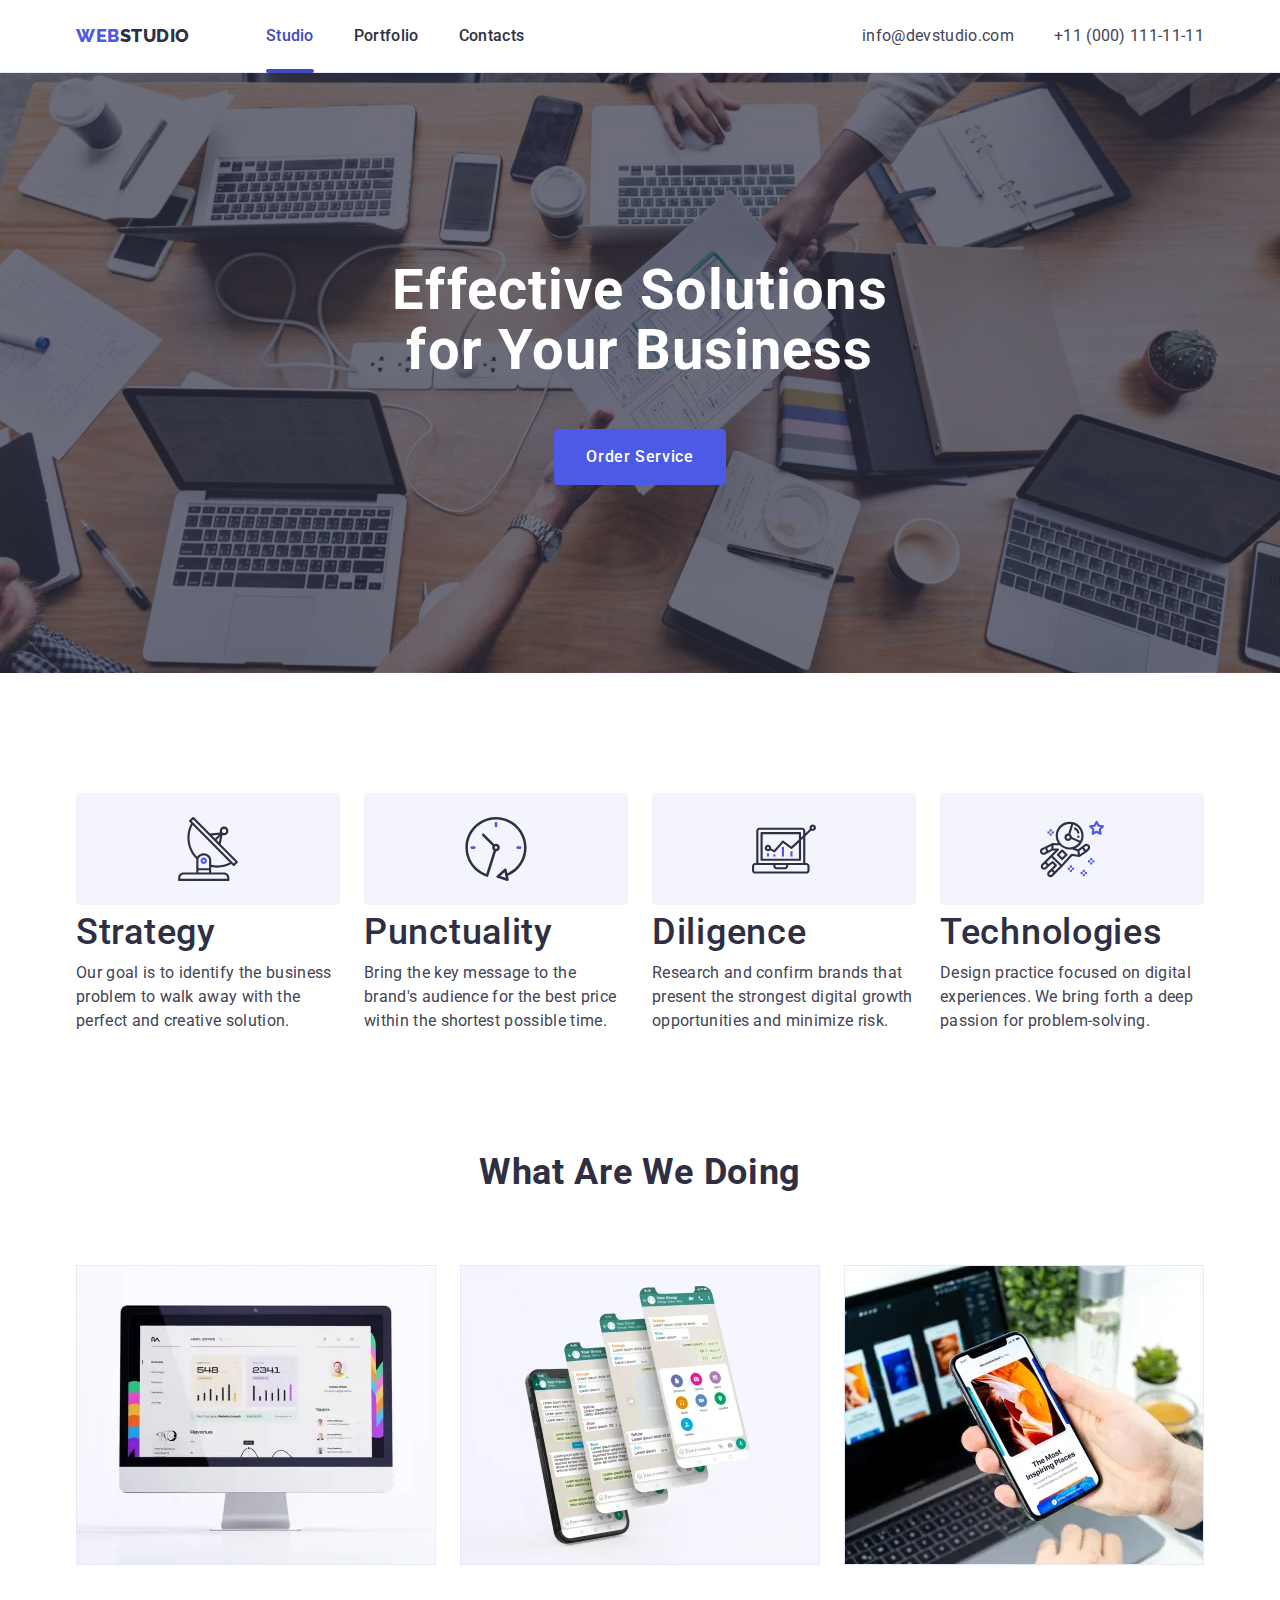
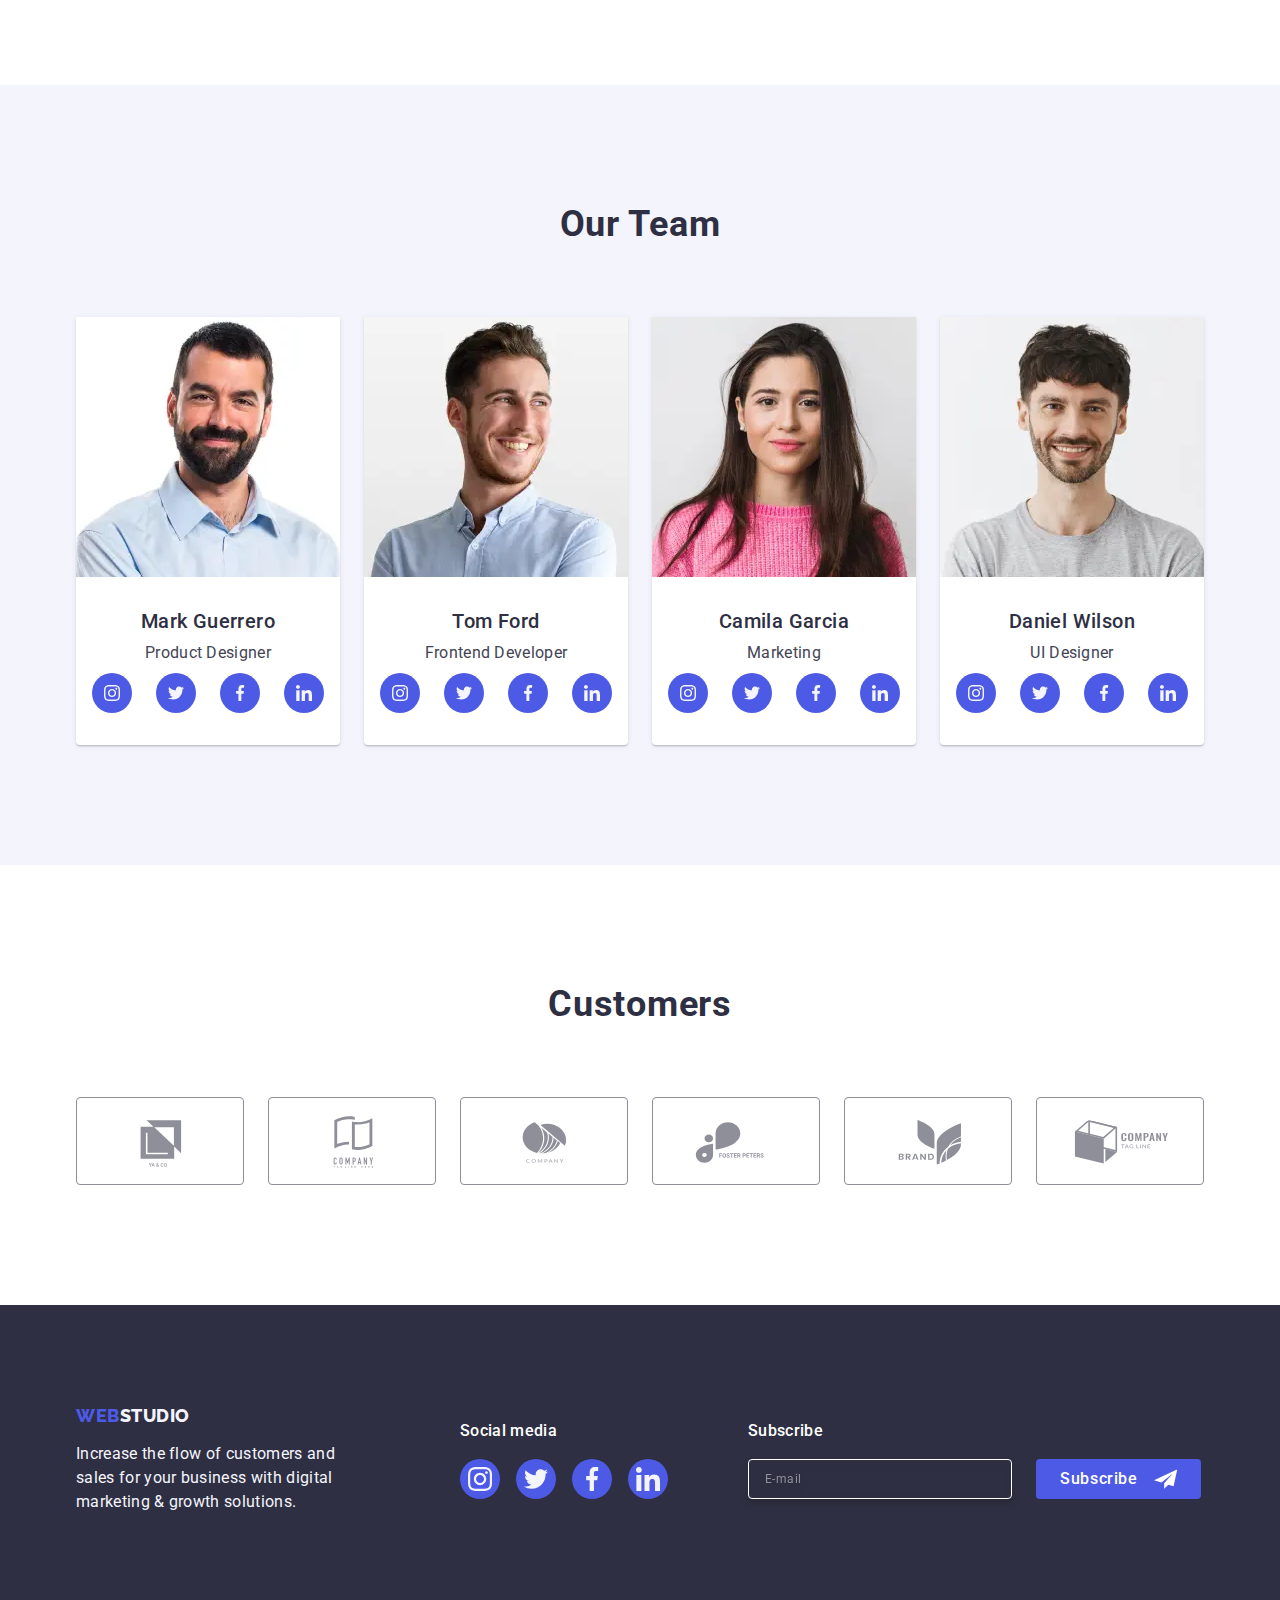
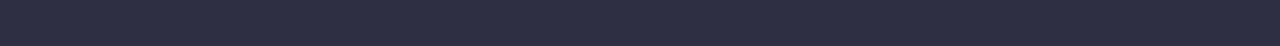
<file: index.html>
<!DOCTYPE html>
<html lang="en">
  <head>
    <meta charset="UTF-8" />
    <meta http-equiv="X-UA-Compatible" content="IE=edge" />
    <meta name="viewport" content="width=device-width, initial-scale=1.0" />
    <title>WebStudio</title>
    <link
      href="https://fonts.googleapis.com/css2?family=Roboto:wght@400;500;700;900&display=swap"
      rel="stylesheet"
    />
    <link rel="preconnect" href="https://fonts.googleapis.com" />
    <link rel="preconnect" href="https://fonts.gstatic.com" crossorigin />
    <link
      href="https://fonts.googleapis.com/css2?family=Raleway:wght@800&family=Roboto:wght@400;500;700;900&display=swap"
      rel="stylesheet"
    />
    <link
      rel="stylesheet"
      href="https://cdnjs.cloudflare.com/ajax/libs/modern-normalize/1.0.0/modern-normalize.min.css"
    />
    <link href="./css/styles.css" rel="stylesheet" />
  </head>
  <body>
    <!--Header-->
    <header class="page-header">
      <div class="container main-menu">
        <nav class="nav-menu">
          <a href="./index.html" class="logo link"
            >Web<span class="logo-color">Studio</span></a
          >
          <ul class="list site-nav">
            <li class="item">
              <a href="./index.html" class="link current-page">Studio</a>
            </li>
            <li class="item">
              <a href="./portfolio.html" class="link">Portfolio</a>
            </li>
            <li class="item">
              <a href="" class="link">Contacts</a>
            </li>
          </ul>
        </nav>

        <button
          type="button"
          class="mobile-menu-btn menu-toggle js-open-menu"
          aria-expanded="false"
          aria-controls="mobile-menu"
        >
          <svg class="mobile-menu-icon" width="32" height="22">
            <use href="./images/icons.svg#icon-menu-hamburger"></use>
          </svg>
        </button>

        <address class="address">
          <ul class="list address-nav">
            <li class="item">
              <a href="mailto:info@devstudio.com" class="address-link"
                >info@devstudio.com</a
              >
            </li>
            <li class="item">
              <a href="tel:+110001111111" class="address-link"
                >+11 (000) 111-11-11</a
              >
            </li>
          </ul>
        </address>
      </div>
    </header>
    <!--Main-->
    <main>
      <!--Hero-->
      <section class="section hero-section">
        <div class="container">
          <h1 class="hero-title">Effective Solutions for Your Business</h1>
          <button data-modal-open class="button" type="button">
            Order Service
          </button>
        </div>
      </section>
      <!--Advantages-->
      <section class="section advantages-section">
        <div class="container">
          <h2 class="visually-hidden">advantages</h2>

          <ul class="list advantages-list">
            <li class="item">
              <div class="advantages-icon-bg">
                <svg class="advantages-icon" width="64" height="64">
                  <use href="./images/icons.svg#icon-antenna"></use>
                </svg>
              </div>
              <h3 class="advantages-title">Strategy</h3>
              <p class="advantages-text">
                Our goal is to identify the business problem to walk away with
                the perfect and creative solution.
              </p>
            </li>
            <li class="item">
              <div class="advantages-icon-bg">
                <svg class="advantages-icon" width="64" height="64">
                  <use href="./images/icons.svg#icon-clock"></use>
                </svg>
              </div>
              <h3 class="advantages-title">Punctuality</h3>
              <p class="advantages-text">
                Bring the key message to the brand's audience for the best price
                within the shortest possible time.
              </p>
            </li>
            <li class="item">
              <div class="advantages-icon-bg">
                <svg class="advantages-icon" width="64" height="64">
                  <use href="./images/icons.svg#icon-diagram"></use>
                </svg>
              </div>
              <h3 class="advantages-title">Diligence</h3>
              <p class="advantages-text">
                Research and confirm brands that present the strongest digital
                growth opportunities and minimize risk.
              </p>
            </li>
            <li class="item">
              <div class="advantages-icon-bg">
                <svg class="advantages-icon" width="64" height="64">
                  <use href="./images/icons.svg#icon-astronaut"></use>
                </svg>
              </div>
              <h3 class="advantages-title">Technologies</h3>
              <p class="advantages-text">
                Design practice focused on digital experiences. We bring forth a
                deep passion for problem-solving.
              </p>
            </li>
          </ul>
        </div>
      </section>
      <!--Portfolio-->
      <section class="section examples-section">
        <div class="container">
          <h2 class="portfolio-title">What are we doing</h2>
          <ul class="list examples">
            <li class="item">
              <picture>
                <source
                  srcset="./images/examples/examp1-@1x.webp 1x, 
                          ./images/examples/examp1-@2x .webp 2x
                          "
                  media="(min-width: 1158px)"
                />
                <img
                  src="./images/examples/examp1.jpg"
                  alt="examples-of-works-on-a-computer-monitor"
                  width="360"
                />
              </picture>
            </li>
            <li class="item">
              <picture>
                <source
                  srcset="
                    ./images/examples/examp2-@1x.webp 1x,
                    ./images/examples/examp2-@2x.webp 2x
                  "
                  media="(min-width: 1158px)"
                />
                <img
                  src="./images/examples/examp2.jpg"
                  alt="examples-of-works-on-a-computer-monitor"
                  width="360"
                />
              </picture>
            </li>
            <li class="item">
              <picture>
                <source
                  srcset="
                    ./images/examples/examp3-@1x.webp 1x,
                    ./images/examples/examp3-@2x.webp 2x
                  "
                  media="(min-width: 1158px)"
                />
                <img
                  src="./images/examples/examp3.jpg"
                  alt="examples-of-works-on-a-computer-monitor"
                  width="360"
                />
              </picture>
            </li>
          </ul>
        </div>
      </section>
      <!--Our Team-->
      <section class="section team">
        <div class="container">
          <h2 class="team-title">Our Team</h2>
          <ul class="list teamlist">
            <li class="team-card">
              <picture>
                <source
                  srcset="
                    ./images/teamcards/teamcard1@1x.webp 1x,
                    ./images/teamcards/teamcard1@2x.webp 2x
                  "
                  media="(min-width: 320px)"
                />
                <img
                  src="./images/teamcards/team-card1.jpg"
                  alt="examples-of-works-on-a-computer-monitor"
                  width="360"
                />
              </picture>
              <div class="team-card-text">
                <h3 class="team-card-title">Mark Guerrero</h3>
                <p class="team-function">Product Designer</p>
                <ul class="socialmedia-list">
                  <li class="item">
                    <a href="" class="socialmedia-link" aria-label="Instagram">
                      <svg class="socialmedia-icon" width="16" height="16">
                        <use href="./images/icons.svg#icon-instagram"></use>
                      </svg>
                    </a>
                  </li>
                  <li class="item">
                    <a href="" class="socialmedia-link" aria-label="Twitter">
                      <svg class="socialmedia-icon" width="16" height="16">
                        <use href="./images/icons.svg#icon-twitter"></use>
                      </svg>
                    </a>
                  </li>
                  <li class="item">
                    <a href="" class="socialmedia-link" aria-label="Facebook">
                      <svg class="socialmedia-icon" width="16" height="16">
                        <use href="./images/icons.svg#icon-facebook"></use>
                      </svg>
                    </a>
                  </li>
                  <li class="item">
                    <a href="" class="socialmedia-link" aria-label="Linkedin">
                      <svg class="socialmedia-icon" width="16" height="16">
                        <use href="./images/icons.svg#icon-linkedin"></use>
                      </svg>
                    </a>
                  </li>
                </ul>
              </div>
            </li>
            <li class="team-card">
              <picture>
                <source
                  srcset="
                    ./images/teamcards/teamcard2@1x.webp 1x,
                    ./images/teamcards/teamcard2@2x.webp 2x
                  "
                  media="(min-width: 320px)"
                />
                <img
                  src="./images/teamcards/team-card2.jpg"
                  alt="examples-of-works-on-a-computer-monitor"
                  width="360"
                />
              </picture>
              <div class="team-card-text">
                <h3 class="team-card-title">Tom Ford</h3>
                <p class="team-function">Frontend Developer</p>
                <ul class="socialmedia-list">
                  <li class="item">
                    <a href="" class="socialmedia-link" aria-label="Instagram">
                      <svg class="socialmedia-icon" width="16" height="16">
                        <use href="./images/icons.svg#icon-instagram"></use>
                      </svg>
                    </a>
                  </li>
                  <li class="item">
                    <a href="" class="socialmedia-link" aria-label="Twitter">
                      <svg class="socialmedia-icon" width="16" height="16">
                        <use href="./images/icons.svg#icon-twitter"></use>
                      </svg>
                    </a>
                  </li>
                  <li class="item">
                    <a href="" class="socialmedia-link" aria-label="Facebook">
                      <svg class="socialmedia-icon" width="16" height="16">
                        <use href="./images/icons.svg#icon-facebook"></use>
                      </svg>
                    </a>
                  </li>
                  <li class="item">
                    <a href="" class="socialmedia-link" aria-label="Linkedin">
                      <svg class="socialmedia-icon" width="16" height="16">
                        <use href="./images/icons.svg#icon-linkedin"></use>
                      </svg>
                    </a>
                  </li>
                </ul>
              </div>
            </li>
            <li class="team-card">
              <picture>
                <source
                  srcset="
                    ./images/teamcards/teamcard3@1x.webp 1x,
                    ./images/teamcards/teamcard3@2x.webp 2x
                  "
                  media="(min-width: 320px)"
                />
                <img
                  src="./images/teamcards/team-card3.jpg"
                  alt="examples-of-works-on-a-computer-monitor"
                  width="360"
                />
              </picture>
              <div class="team-card-text">
                <h3 class="team-card-title">Camila Garcia</h3>
                <p class="team-function">Marketing</p>
                <ul class="socialmedia-list">
                  <li class="item">
                    <a href="" class="socialmedia-link" aria-label="Instagram">
                      <svg class="socialmedia-icon" width="16" height="16">
                        <use href="./images/icons.svg#icon-instagram"></use>
                      </svg>
                    </a>
                  </li>
                  <li class="item">
                    <a href="" class="socialmedia-link" aria-label="Twitter">
                      <svg class="socialmedia-icon" width="16" height="16">
                        <use href="./images/icons.svg#icon-twitter"></use>
                      </svg>
                    </a>
                  </li>
                  <li class="item">
                    <a href="" class="socialmedia-link" aria-label="Facebook">
                      <svg class="socialmedia-icon" width="16" height="16">
                        <use href="./images/icons.svg#icon-facebook"></use>
                      </svg>
                    </a>
                  </li>
                  <li class="item">
                    <a href="" class="socialmedia-link" aria-label="Linkedin">
                      <svg class="socialmedia-icon" width="16" height="16">
                        <use href="./images/icons.svg#icon-linkedin"></use>
                      </svg>
                    </a>
                  </li>
                </ul>
              </div>
            </li>
            <li class="team-card">
              <picture>
                <source
                  srcset="
                    ./images/teamcards/teamcard4@1x.webp 1x,
                    ./images/teamcards/teamcard4@2x.webp 2x
                  "
                  media="(min-width: 1158px)"
                />
                <img
                  src="./images/teamcards/team-card4.jpg"
                  alt="examples-of-works-on-a-computer-monitor"
                  width="360"
                />
              </picture>
              <div class="team-card-text">
                <h3 class="team-card-title">Daniel Wilson</h3>
                <p class="team-function">UI Designer</p>
                <ul class="socialmedia-list">
                  <li class="item">
                    <a href="" class="socialmedia-link" aria-label="Instagram">
                      <svg class="socialmedia-icon" width="16" height="16">
                        <use href="./images/icons.svg#icon-instagram"></use>
                      </svg>
                    </a>
                  </li>
                  <li class="item">
                    <a href="" class="socialmedia-link" aria-label="Twitter">
                      <svg class="socialmedia-icon" width="16" height="16">
                        <use href="./images/icons.svg#icon-twitter"></use>
                      </svg>
                    </a>
                  </li>
                  <li class="item">
                    <a href="" class="socialmedia-link" aria-label="Facebook">
                      <svg class="socialmedia-icon" width="16" height="16">
                        <use href="./images/icons.svg#icon-facebook"></use>
                      </svg>
                    </a>
                  </li>
                  <li class="item">
                    <a href="" class="socialmedia-link" aria-label="Linkedin">
                      <svg class="socialmedia-icon" width="16" height="16">
                        <use href="./images/icons.svg#icon-linkedin"></use>
                      </svg>
                    </a>
                  </li>
                </ul>
              </div>
            </li>
          </ul>
        </div>
      </section>
      <!--Customers-->
      <section class="section customers-section">
        <div class="container">
          <h2 class="customers-title">Customers</h2>
          <ul class="customers-list">
            <li class="item">
              <a href="" class="customers-link">
                <svg class="customers-icon" width="104" height="56">
                  <use href="./images/icons.svg#icon-Logo1"></use>
                </svg>
              </a>
            </li>
            <li class="item">
              <a href="" class="customers-link">
                <svg class="customers-icon" width="104" height="56">
                  <use href="./images/icons.svg#icon-Logo2"></use>
                </svg>
              </a>
            </li>
            <li class="item">
              <a href="" class="customers-link">
                <svg class="customers-icon" width="104" height="56">
                  <use href="./images/icons.svg#icon-Logo3"></use>
                </svg>
              </a>
            </li>
            <li class="item">
              <a href="" class="customers-link">
                <svg class="customers-icon" width="104" height="56">
                  <use href="./images/icons.svg#icon-Logo4"></use>
                </svg>
              </a>
            </li>
            <li class="item">
              <a href="" class="customers-link">
                <svg class="customers-icon" width="104" height="56">
                  <use href="./images/icons.svg#icon-Logo5"></use>
                </svg>
              </a>
            </li>
            <li class="item">
              <a href="" class="customers-link">
                <svg class="customers-icon" width="104" height="56">
                  <use href="./images/icons.svg#icon-Logo6"></use>
                </svg>
              </a>
            </li>
          </ul>
        </div>
      </section>
    </main>
    <!--Footer-->
    <footer class="footer">
      <div class="container">
        <div class="footer-centr">
          <div class="footer-container">
            <a href="./index.html" class="logo link"
              >Web<span class="footer-logo-color">Studio</span></a
            >
            <p class="footer-text">
              Increase the flow of customers and sales for your business with
              digital marketing & growth solutions.
            </p>
          </div>
          <div class="socialmedia-container">
            <p class="socialmedia-text">Social media</p>

            <ul class="footer-socialmedia-list">
              <li class="item">
                <a
                  href=""
                  class="footer-socialmedia-link"
                  aria-label="Instagram"
                >
                  <svg class="socialmedia-icon" width="24" height="24">
                    <use href="./images/icons.svg#icon-instagram"></use>
                  </svg>
                </a>
              </li>
              <li class="item">
                <a href="" class="footer-socialmedia-link" aria-label="Twitter">
                  <svg class="socialmedia-icon" width="24" height="24">
                    <use href="./images/icons.svg#icon-twitter"></use>
                  </svg>
                </a>
              </li>
              <li class="item">
                <a
                  href=""
                  class="footer-socialmedia-link"
                  aria-label="Facebook"
                >
                  <svg class="socialmedia-icon" width="24" height="24">
                    <use href="./images/icons.svg#icon-facebook"></use>
                  </svg>
                </a>
              </li>
              <li class="item">
                <a
                  href=""
                  class="footer-socialmedia-link"
                  aria-label="Linkedin"
                >
                  <svg class="socialmedia-icon" width="24" height="24">
                    <use href="./images/icons.svg#icon-linkedin"></use>
                  </svg>
                </a>
              </li>
            </ul>
          </div>
          <div class="footer-form-container">
            <p class="footer-form-title">Subscribe</p>
            <form
              class="footer-form"
              name="signup_form"
              autocomplete="on"
              novalidate
            >
              <label class="footer-form-label" for="footer-email">
                <input
                  class="form-field"
                  id="footer-email"
                  type="email"
                  name="footer-email"
                  placeholder="E-mail"
                  required
              /></label>

              <button class="submit-btn" type="submit">
                Subscribe<svg class="iconsend" width="24" height="24">
                  <use href="./images/icons.svg#iconsend"></use>
                </svg>
              </button>
            </form>
          </div>
        </div>
      </div>
    </footer>

    <!-- Modal window -->
    <div class="backdrop is-hidden" data-modal>
      <div class="modal">
        <button
          data-modal-close
          type="button"
          class="close-modal"
          aria-label="close"
        >
          <svg class="close-black" width="8" height="8">
            <use href="./images/icons.svg#close-black"></use>
          </svg>
        </button>
        <p class="modal-form-title">
          Leave your contacts and we will call you back
        </p>
        <form class="modal-form">
          <div class="modal-form-container">
            <label class="modal-form-label" for="user-name">Name</label>
            <div class="input-container">
              <input
                class="modal-input"
                type="text"
                name="user-name"
                id="user-name"
                autofocus
                required
              />
              <svg class="input-icon" id="icon-person" width="18" height="24">
                <use href="./images/icons.svg#icon-person"></use>
              </svg>
            </div>
          </div>
          <div class="modal-form-container">
            <label class="modal-form-label" for="tel">Phone</label>
            <div class="input-container">
              <input
                class="modal-input"
                type="tel"
                name="tel"
                id="tel"
                required
              />
              <svg class="input-icon" id="icon-phone" width="18" height="24">
                <use href="./images/icons.svg#icon-phone"></use>
              </svg>
            </div>
          </div>
          <div class="modal-form-container">
            <label class="modal-form-label" for="email">Email</label>
            <div class="input-container">
              <input
                class="modal-input"
                type="email"
                name="email"
                id="email"
                required
              />
              <svg class="input-icon" id="icon-email" width="18" height="24">
                <use href="./images/icons.svg#icon-email"></use>
              </svg>
            </div>
          </div>
          <div class="modal-textarea-container modal-form-container">
            <label class="modal-form-label" for="user-comment">Comment</label>
            <textarea
              class="modal-textarea"
              name="user-comment"
              id="user-comment"
              placeholder="Text input"
            ></textarea>
          </div>
          <div class="checkbox-container">
            <input
              class="checkbox-input visually-hidden"
              type="checkbox"
              name="user-privacy"
              id="user-privacy"
              value="true"
            />
            <label for="user-privacy" class="checkbox-label"
              ><span class="checkbox-span">
                <svg
                  class="checkbox-icon"
                  id="click-icon"
                  width="10"
                  height="8"
                >
                  <use href="./images/icons.svg#click-icon"></use>
                </svg> </span
              >I accept the terms and conditions of the

              <a href="" class="privacy-link">Privacy Policy</a>
            </label>
          </div>

          <button class="modal-submit-btn" type="submit">Send</button>
        </form>
      </div>
    </div>

    <div class="mobile-menu-modal js-menu-container is-open">
      <button class="mobile-menu-close-btn js-close-menu" type="button">
        <svg class="close-icon" width="8" height="8">
          <use href="./images/icons.svg#close-icon"></use>
        </svg>
      </button>
      <div class="mobile-menu-container">
        <ul class="mobile-menu-nav-list">
          <li class="mobile-menu-nav-item">
            <a href="./index.html" class="link">Studio</a>
          </li>
          <li class="mobile-menu-nav-item">
            <a href="./portfolio.html" class="link">Portfolio</a>
          </li>
          <li class="mobile-menu-nav-item">
            <a href="" class="link">Contacts</a>
          </li>
        </ul>

        <ul class="mobile-menu-address-list">
          <li class="mobile-menu-address-item">
            <a href="tel:+110001111111" class="address-link address-link-tel"
              >+11 (000) 111-11-11</a
            >
          </li>
          <li class="mobile-menu-address-item">
            <a
              href="mailto:info@devstudio.com"
              class="address-link address-link-email"
              >info@devstudio.com</a
            >
          </li>
        </ul>
        <ul class="mobile-menu-socialmedia-list">
          <li class="mobile-menu-socialmedia-item">
            <a href="" class="socialmedia-link" aria-label="Instagram">
              <svg class="socialmedia-icon" width="16" height="16">
                <use href="./images/icons.svg#icon-instagram"></use>
              </svg>
            </a>
          </li>
          <li class="mobile-menu-socialmedia-item">
            <a href="" class="socialmedia-link" aria-label="Twitter">
              <svg class="socialmedia-icon" width="16" height="16">
                <use href="./images/icons.svg#icon-twitter"></use>
              </svg>
            </a>
          </li>
          <li class="mobile-menu-socialmedia-item">
            <a href="" class="socialmedia-link" aria-label="Facebook">
              <svg class="socialmedia-icon" width="16" height="16">
                <use href="./images/icons.svg#icon-facebook"></use>
              </svg>
            </a>
          </li>
          <li class="mobile-menu-socialmedia-item">
            <a href="" class="socialmedia-link" aria-label="Linkedin">
              <svg class="socialmedia-icon" width="16" height="16">
                <use href="./images/icons.svg#icon-linkedin"></use>
              </svg>
            </a>
          </li>
        </ul>
      </div>
    </div>

    <script src="./js/mobile-menu.js" type="module"></script>
    <script src="./js/modal.js"></script>
  </body>
</html>
</file>
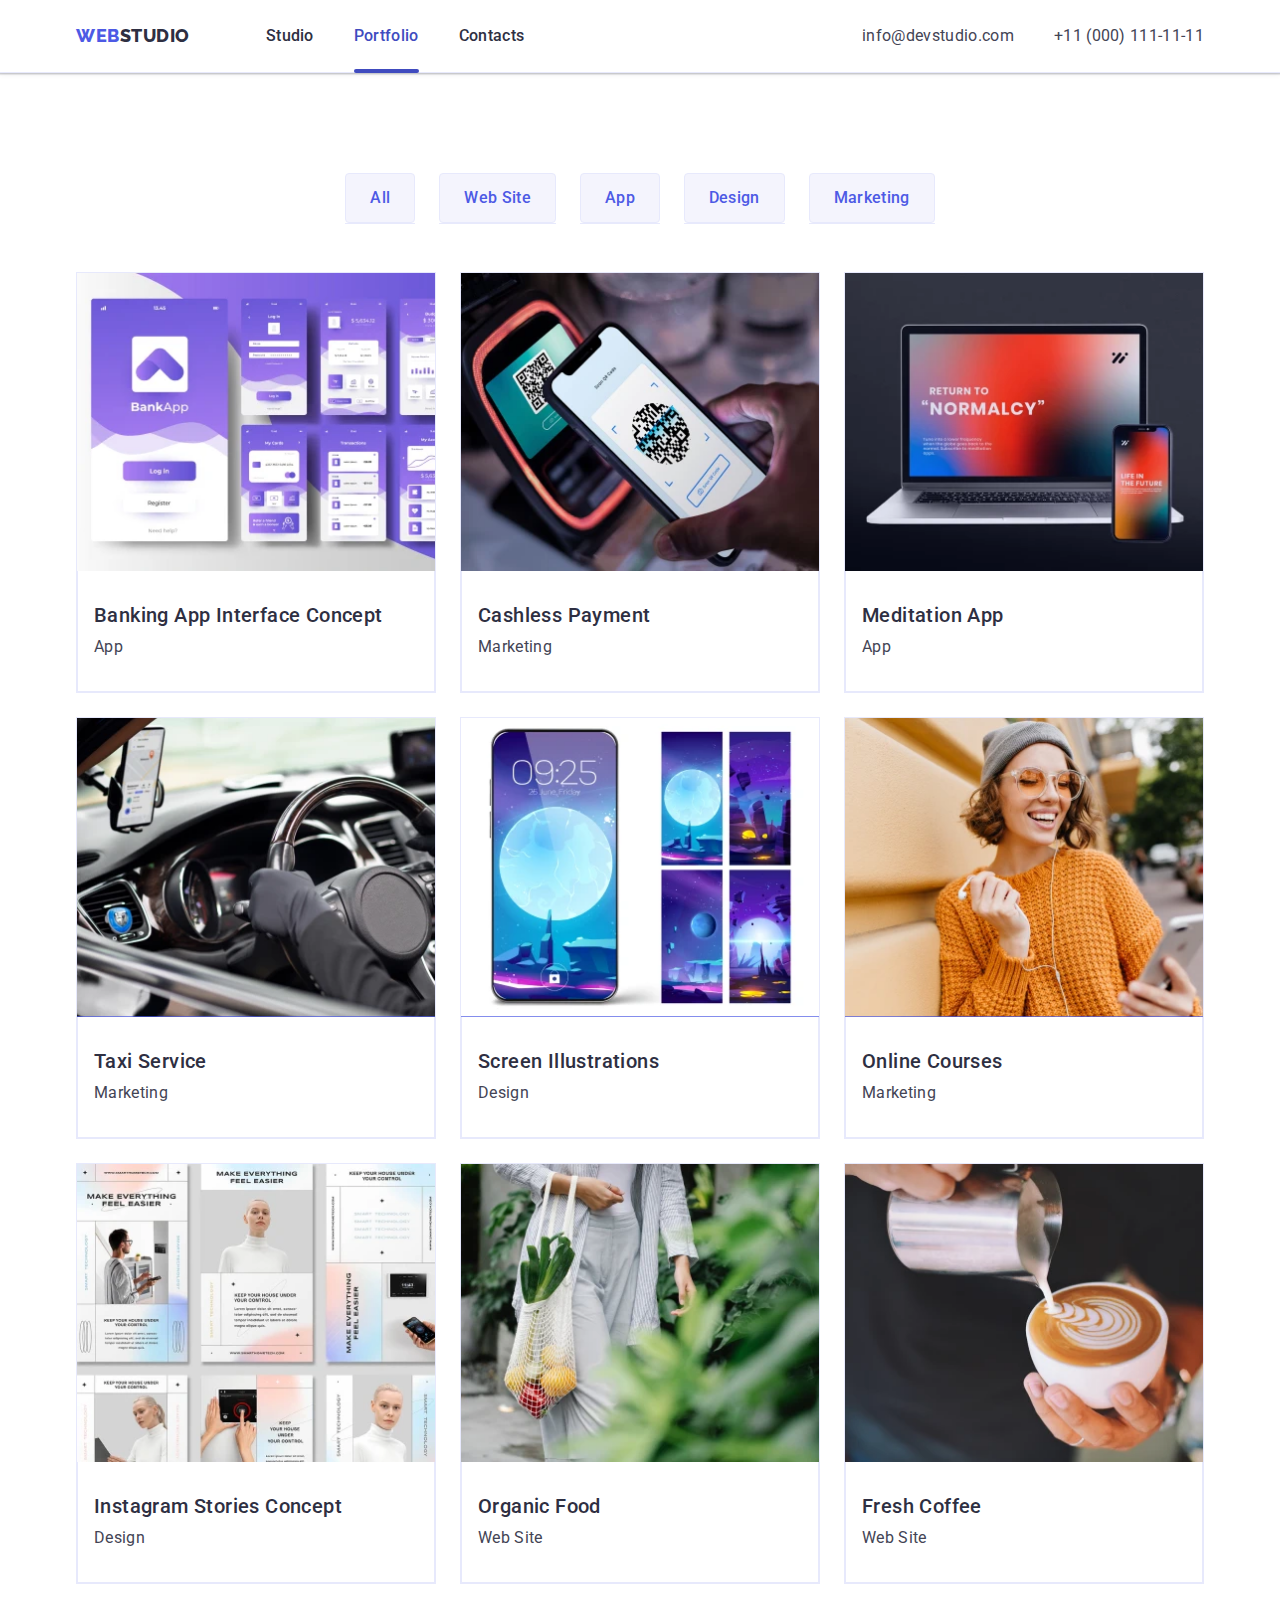
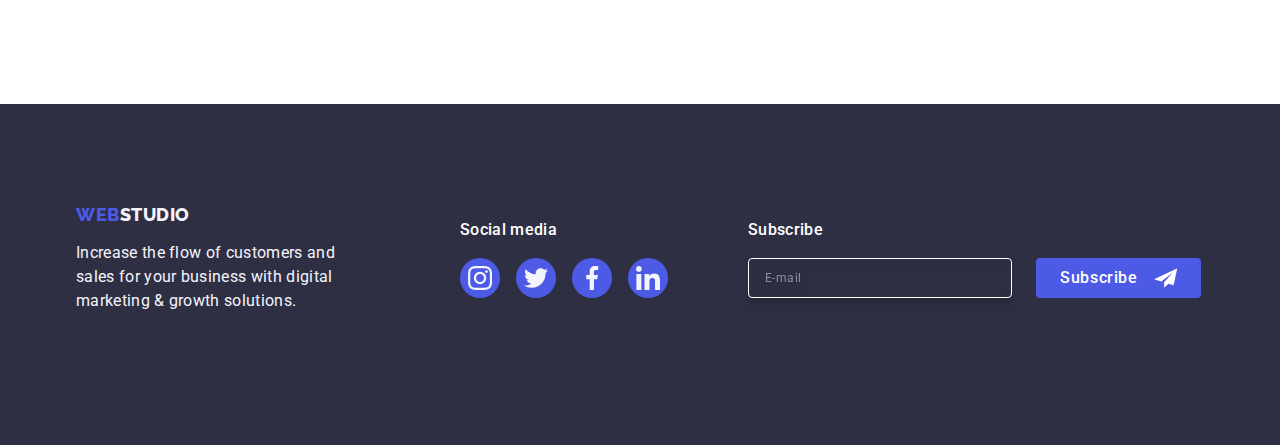
<file: portfolio.html>
<!DOCTYPE html>
<html lang="en">
  <head>
    <meta charset="UTF-8" />
    <meta http-equiv="X-UA-Compatible" content="IE=edge" />
    <meta name="viewport" content="width=device-width, initial-scale=1.0" />
    <title>WebStudio</title>
    <link
      href="https://fonts.googleapis.com/css2?family=Roboto:wght@400;500;700;900&display=swap"
      rel="stylesheet"
    />
    <link rel="preconnect" href="https://fonts.googleapis.com" />
    <link rel="preconnect" href="https://fonts.gstatic.com" crossorigin />
    <link
      href="https://fonts.googleapis.com/css2?family=Raleway:wght@800&family=Roboto:wght@400;500;700;900&display=swap"
      rel="stylesheet"
    />
    <link
      rel="stylesheet"
      href="https://cdnjs.cloudflare.com/ajax/libs/modern-normalize/1.0.0/modern-normalize.min.css"
    />
    <link href="./css/styles.css" rel="stylesheet" />
  </head>

  <body>
    <!--Header-->
    <header class="page-header">
      <div class="container main-menu">
        <nav class="nav-menu">
          <a href="./index.html" class="logo link"
            >Web<span class="logo-color">Studio</span></a
          >
          <ul class="list site-nav">
            <li class="item">
              <a href="./index.html" class="link">Studio</a>
            </li>
            <li class="item">
              <a href="./portfolio.html" class="link current-page">Portfolio</a>
            </li>
            <li class="item">
              <a href="" class="link">Contacts</a>
            </li>
          </ul>
        </nav>

        <button
          type="button"
          class="mobile-menu-btn menu-toggle js-open-menu"
          aria-expanded="false"
          aria-controls="mobile-menu"
        >
          <svg class="mobile-menu-icon" width="32" height="22">
            <use href="./images/icons.svg#icon-menu-hamburger"></use>
          </svg>
        </button>

        <address class="address">
          <ul class="list address-nav">
            <li class="item">
              <a href="mailto:info@devstudio.com" class="address-link"
                >info@devstudio.com</a
              >
            </li>
            <li class="item">
              <a href="tel:+110001111111" class="address-link"
                >+11 (000) 111-11-11</a
              >
            </li>
          </ul>
        </address>
      </div>
    </header>

    <!--Main-->
    <main>
      <!--Navigation-->
      <section class="portfolio-section">
        <div class="container">
          <h1 class="visually-hidden">Portfolio</h1>
          <ul class="list portfolio-filter">
            <li class="item">
              <button type="button" class="nav-button">All</button>
            </li>
            <li class="item">
              <button type="button" class="nav-button">Web Site</button>
            </li>
            <li class="item">
              <button type="button" class="nav-button">App</button>
            </li>
            <li class="item">
              <button type="button" class="nav-button">Design</button>
            </li>
            <li class="item">
              <button type="button" class="nav-button">Marketing</button>
            </li>
          </ul>

          <!-- Portfolio -->
          <ul class="list portfolio">
            <li class="item">
              <a href="" class="link">
                <div class="thumb">
                  <picture>
                    <source
                      srcset="
                        ./images/portfoliocards/portfoliocard1@1x-desc.webp 1x,
                        images/portfoliocards/portfoliocard1@2x-desc.webp   2x
                      "
                      media="(min-width: 1158px)"
                    />
                    <source
                      srcset="
                        images/portfoliocards/portfoliocard1@1x-tab.webp 1x,
                        images/portfoliocards/portfoliocard1@2x-tab.webp 2x
                      "
                      media="(min-width: 768px)"
                    />
                    <source
                      srcset="
                        images/portfoliocards/portfoliocard1@1x-mob.webp 1x,
                        images/portfoliocards/portfoliocard1@2x-mob.webp 2x
                      "
                      media="(min-width: 428px)"
                    />
                    <img
                      src="./images/portfoliocards/portfoliocard1.jpg"
                      alt="examples-of-works-on-a-computer-monitor"
                      width="360"
                    />
                  </picture>
                  <p class="overlaytext">
                    14 Stylish and User-Friendly App Design Concepts · Task
                    Manager App · Calorie Tracker App · Exotic Fruit Ecommerce
                    App · Cloud Storage App Cashless Payment Marketing
                  </p>
                </div>
                <div class="portfolio-text-container">
                  <h2 class="portfoliocard-title">
                    Banking App Interface Concept
                  </h2>
                  <p class="portfoliocard-text">App</p>
                </div>
              </a>
            </li>
            <li class="item">
              <a href="" class="link">
                <div class="thumb">
                  <picture>
                    <source
                      srcset="
                        ./images/portfoliocards/portfoliocard2@1x-desc.webp 1x,
                        images/portfoliocards/portfoliocard2@2x-desc.webp   2x
                      "
                      media="(min-width: 1158px)"
                    />
                    <source
                      srcset="
                        images/portfoliocards/portfoliocard2@1x-tab.webp 1x,
                        images/portfoliocards/portfoliocard2@2x-tab.webp 2x
                      "
                      media="(min-width: 768px)"
                    />
                    <source
                      srcset="
                        images/portfoliocards/portfoliocard2@1x-mob.webp 1x,
                        images/portfoliocards/portfoliocard2@2x-mob.webp 2x
                      "
                      media="(min-width: 428px)"
                    />
                    <img
                      src="./images/portfoliocards/portfoliocard2.jpg"
                      alt="Cashless Payment"
                      width="360"
                    />
                  </picture>
                  <p class="overlaytext">
                    14 Stylish and User-Friendly App Design Concepts · Task
                    Manager App · Calorie Tracker App · Exotic Fruit Ecommerce
                    App · Cloud Storage App Cashless Payment Marketing
                  </p>
                </div>
                <div class="portfolio-text-container">
                  <h2 class="portfoliocard-title">Cashless Payment</h2>
                  <p class="portfoliocard-text">Marketing</p>
                </div>
              </a>
            </li>
            <li class="item">
              <a href="" class="link">
                <div class="thumb">
                  <picture>
                    <source
                      srcset="
                        ./images/portfoliocards/portfoliocard3@1x-desc.webp 1x,
                        images/portfoliocards/portfoliocard3@2x-desc.webp   2x
                      "
                      media="(min-width: 1158px)"
                    />
                    <source
                      srcset="
                        images/portfoliocards/portfoliocard3@1x-tab.webp 1x,
                        images/portfoliocards/portfoliocard3@2x-tab.webp 2x
                      "
                      media="(min-width: 768px)"
                    />
                    <source
                      srcset="
                        images/portfoliocards/portfoliocard3@1x-mob.webp 1x,
                        images/portfoliocards/portfoliocard3@2x-mob.webp 2x
                      "
                      media="(min-width: 428px)"
                    />
                    <img
                      src="./images/portfoliocards/portfoliocard3.jpg"
                      alt="app sync on phone and computer"
                      width="360"
                    />
                  </picture>
                  <p class="overlaytext">
                    14 Stylish and User-Friendly App Design Concepts · Task
                    Manager App · Calorie Tracker App · Exotic Fruit Ecommerce
                    App · Cloud Storage App Cashless Payment Marketing
                  </p>
                </div>
                <div class="portfolio-text-container">
                  <h2 class="portfoliocard-title">Meditation App</h2>
                  <p class="portfoliocard-text">App</p>
                </div>
              </a>
            </li>
            <li class="item">
              <a href="" class="link">
                <div class="thumb">
                  <picture>
                    <source
                      srcset="
                        ./images/portfoliocards/portfoliocard4@1x-desc.webp 1x,
                        images/portfoliocards/portfoliocard4@2x-desc.webp   2x
                      "
                      media="(min-width: 1158px)"
                    />
                    <source
                      srcset="
                        images/portfoliocards/portfoliocard4@1x-tab.webp 1x,
                        images/portfoliocards/portfoliocard4@2x-tab.webp 2x
                      "
                      media="(min-width: 768px)"
                    />
                    <source
                      srcset="
                        images/portfoliocards/portfoliocard4@1x-mob.webp 1x,
                        images/portfoliocards/portfoliocard4@2x-mob.webp 2x
                      "
                      media="(min-width: 428px)"
                    />
                    <img
                      src="./images/portfoliocards/portfoliocard4.jpg"
                      alt="driver at the wheel"
                      width="360"
                    />
                  </picture>
                  <p class="overlaytext">
                    14 Stylish and User-Friendly App Design Concepts · Task
                    Manager App · Calorie Tracker App · Exotic Fruit Ecommerce
                    App · Cloud Storage App Cashless Payment Marketing
                  </p>
                </div>
                <div class="portfolio-text-container">
                  <h2 class="portfoliocard-title">Taxi Service</h2>
                  <p class="portfoliocard-text">Marketing</p>
                </div>
              </a>
            </li>
            <li class="item">
              <a href="" class="link">
                <div class="thumb">
                  <picture>
                    <source
                      srcset="
                        ./images/portfoliocards/portfoliocard5@1x-desc.webp 1x,
                        images/portfoliocards/portfoliocard5@2x-desc.webp   2x
                      "
                      media="(min-width: 1158px)"
                    />
                    <source
                      srcset="
                        images/portfoliocards/portfoliocard5@1x-tab.webp 1x,
                        images/portfoliocards/portfoliocard5@2x-tab.webp 2x
                      "
                      media="(min-width: 768px)"
                    />
                    <source
                      srcset="
                        images/portfoliocards/portfoliocard5@1x-mob.webp 1x,
                        images/portfoliocards/portfoliocard5@2x-mob.webp 2x
                      "
                      media="(min-width: 428px)"
                    />
                    <img
                      src="./images/portfoliocards/portfoliocard5.jpg"
                      alt="screen Illustrations"
                      width="360"
                    />
                  </picture>
                  <p class="overlaytext">
                    14 Stylish and User-Friendly App Design Concepts · Task
                    Manager App · Calorie Tracker App · Exotic Fruit Ecommerce
                    App · Cloud Storage App Cashless Payment Marketing
                  </p>
                </div>
                <div class="portfolio-text-container">
                  <h2 class="portfoliocard-title">Screen Illustrations</h2>
                  <p class="portfoliocard-text">Design</p>
                </div>
              </a>
            </li>
            <li class="item">
              <a href="" class="link">
                <div class="thumb">
                  <picture>
                    <source
                      srcset="
                        ./images/portfoliocards/portfoliocard6@1x-desc.webp 1x,
                        images/portfoliocards/portfoliocard6@2x-desc.webp   2x
                      "
                      media="(min-width: 1158px)"
                    />
                    <source
                      srcset="
                        images/portfoliocards/portfoliocard6@1x-tab.webp 1x,
                        images/portfoliocards/portfoliocard6@2x-tab.webp 2x
                      "
                      media="(min-width: 768px)"
                    />
                    <source
                      srcset="
                        images/portfoliocards/portfoliocard6@1x-mob.webp 1x,
                        images/portfoliocards/portfoliocard6@2x-mob.webp 2x
                      "
                      media="(min-width: 428px)"
                    />
                    <img
                      src="./images/portfoliocards/portfoliocard6.jpg"
                      alt="online courses"
                      width="360"
                    />
                  </picture>
                  <p class="overlaytext">
                    14 Stylish and User-Friendly App Design Concepts · Task
                    Manager App · Calorie Tracker App · Exotic Fruit Ecommerce
                    App · Cloud Storage App Cashless Payment Marketing
                  </p>
                </div>
                <div class="portfolio-text-container">
                  <h2 class="portfoliocard-title">Online Courses</h2>
                  <p class="portfoliocard-text">Marketing</p>
                </div>
              </a>
            </li>
            <li class="item">
              <a href="" class="link">
                <div class="thumb">
                  <picture>
                    <source
                      srcset="
                        ./images/portfoliocards/portfoliocard7@1x-desc.webp 1x,
                        images/portfoliocards/portfoliocard7@2x-desc.webp   2x
                      "
                      media="(min-width: 1158px)"
                    />
                    <source
                      srcset="
                        images/portfoliocards/portfoliocard7@1x-tab.webp 1x,
                        images/portfoliocards/portfoliocard7@2x-tab.webp 2x
                      "
                      media="(min-width: 768px)"
                    />
                    <source
                      srcset="
                        images/portfoliocards/portfoliocard7@1x-mob.webp 1x,
                        images/portfoliocards/portfoliocard7@2x-mob.webp 2x
                      "
                      media="(min-width: 428px)"
                    />
                    <img
                      src="./images/portfoliocards/portfoliocard7.jpg"
                      alt="Instagram stories concept"
                      width="360"
                    />
                  </picture>
                  <p class="overlaytext">
                    14 Stylish and User-Friendly App Design Concepts · Task
                    Manager App · Calorie Tracker App · Exotic Fruit Ecommerce
                    App · Cloud Storage App Cashless Payment Marketing
                  </p>
                </div>
                <div class="portfolio-text-container">
                  <h2 class="portfoliocard-title">Instagram Stories Concept</h2>
                  <p class="portfoliocard-text">Design</p>
                </div>
              </a>
            </li>
            <li class="item">
              <a href="" class="link">
                <div class="thumb">
                  <picture>
                    <source
                      srcset="
                        ./images/portfoliocards/portfoliocard8@1x-desc.webp 1x,
                        images/portfoliocards/portfoliocard8@2x-desc.webp   2x
                      "
                      media="(min-width: 1158px)"
                    />
                    <source
                      srcset="
                        images/portfoliocards/portfoliocard8@1x-tab.webp 1x,
                        images/portfoliocards/portfoliocard8@2x-tab.webp 2x
                      "
                      media="(min-width: 768px)"
                    />
                    <source
                      srcset="
                        images/portfoliocards/portfoliocard8@1x-mob.webp 1x,
                        images/portfoliocards/portfoliocard8@2x-mob.webp 2x
                      "
                      media="(min-width: 428px)"
                    />
                    <img
                      src="./images/portfoliocards/portfoliocard8.jpg"
                      alt="vegetables in a bag"
                      width="360"
                    />
                  </picture>
                  <p class="overlaytext">
                    14 Stylish and User-Friendly App Design Concepts · Task
                    Manager App · Calorie Tracker App · Exotic Fruit Ecommerce
                    App · Cloud Storage App Cashless Payment Marketing
                  </p>
                </div>
                <div class="portfolio-text-container">
                  <h2 class="portfoliocard-title">Organic Food</h2>
                  <p class="portfoliocard-text">Web Site</p>
                </div>
              </a>
            </li>
            <li class="item">
              <a href="" class="link">
                <div class="thumb">
                  <picture>
                    <source
                      srcset="
                        ./images/portfoliocards/portfoliocard9@1x-desc.webp 1x,
                        images/portfoliocards/portfoliocard9@2x-desc.webp   2x
                      "
                      media="(min-width: 1158px)"
                    />
                    <source
                      srcset="
                        images/portfoliocards/portfoliocard9@1x-tab.webp 1x,
                        images/portfoliocards/portfoliocard9@2x-tab.webp 2x
                      "
                      media="(min-width: 768px)"
                    />
                    <source
                      srcset="
                        images/portfoliocards/portfoliocard9@1x-mob.webp 1x,
                        images/portfoliocards/portfoliocard9@2x-mob.webp 2x
                      "
                      media="(min-width: 428px)"
                    />
                    <img
                      src="./images/portfoliocards/portfoliocard9.jpg"
                      alt="fresh coffee"
                      width="360"
                    />
                  </picture>
                  <p class="overlaytext">
                    14 Stylish and User-Friendly App Design Concepts · Task
                    Manager App · Calorie Tracker App · Exotic Fruit Ecommerce
                    App · Cloud Storage App Cashless Payment Marketing
                  </p>
                </div>
                <div class="portfolio-text-container">
                  <h2 class="portfoliocard-title">Fresh Coffee</h2>
                  <p class="portfoliocard-text">Web Site</p>
                </div>
              </a>
            </li>
          </ul>
        </div>
      </section>
    </main>

    <!--Footer-->
    <footer class="footer">
      <div class="container">
        <div class="footer-centr">
          <div class="footer-container">
            <a href="./index.html" class="logo link"
              >Web<span class="footer-logo-color">Studio</span></a
            >
            <p class="footer-text">
              Increase the flow of customers and sales for your business with
              digital marketing & growth solutions.
            </p>
          </div>
          <div class="socialmedia-container">
            <p class="socialmedia-text">Social media</p>

            <ul class="footer-socialmedia-list">
              <li class="item">
                <a
                  href=""
                  class="footer-socialmedia-link"
                  aria-label="Instagram"
                >
                  <svg class="socialmedia-icon" width="24" height="24">
                    <use href="./images/icons.svg#icon-instagram"></use>
                  </svg>
                </a>
              </li>
              <li class="item">
                <a href="" class="footer-socialmedia-link" aria-label="Twitter">
                  <svg class="socialmedia-icon" width="24" height="24">
                    <use href="./images/icons.svg#icon-twitter"></use>
                  </svg>
                </a>
              </li>
              <li class="item">
                <a
                  href=""
                  class="footer-socialmedia-link"
                  aria-label="Facebook"
                >
                  <svg class="socialmedia-icon" width="24" height="24">
                    <use href="./images/icons.svg#icon-facebook"></use>
                  </svg>
                </a>
              </li>
              <li class="item">
                <a
                  href=""
                  class="footer-socialmedia-link"
                  aria-label="Linkedin"
                >
                  <svg class="socialmedia-icon" width="24" height="24">
                    <use href="./images/icons.svg#icon-linkedin"></use>
                  </svg>
                </a>
              </li>
            </ul>
          </div>
          <div class="footer-form-container">
            <p class="footer-form-title">Subscribe</p>
            <form
              class="footer-form"
              name="signup_form"
              autocomplete="on"
              novalidate
            >
              <label class="footer-form-label" for="footer-email">
                <input
                  class="form-field"
                  id="footer-email"
                  type="email"
                  name="footer-email"
                  placeholder="E-mail"
                  required
              /></label>

              <button class="submit-btn" type="submit">
                Subscribe<svg class="iconsend" width="24" height="24">
                  <use href="./images/icons.svg#iconsend"></use>
                </svg>
              </button>
            </form>
          </div>
        </div>
      </div>
    </footer>

    <!-- mobile menu -->
    <div class="mobile-menu-modal js-menu-container is-open">
      <button class="mobile-menu-close-btn js-close-menu" type="button">
        <svg class="close-icon" width="8" height="8">
          <use href="./images/icons.svg#close-icon"></use>
        </svg>
      </button>
      <div class="mobile-menu-container">
        <ul class="mobile-menu-nav-list">
          <li class="mobile-menu-nav-item">
            <a href="./index.html" class="link">Studio</a>
          </li>
          <li class="mobile-menu-nav-item">
            <a href="./portfolio.html" class="link">Portfolio</a>
          </li>
          <li class="mobile-menu-nav-item">
            <a href="" class="link">Contacts</a>
          </li>
        </ul>

        <ul class="mobile-menu-address-list">
          <li class="mobile-menu-address-item">
            <a href="tel:+110001111111" class="address-link address-link-tel"
              >+11 (000) 111-11-11</a
            >
          </li>
          <li class="mobile-menu-address-item">
            <a
              href="mailto:info@devstudio.com"
              class="address-link address-link-email"
              >info@devstudio.com</a
            >
          </li>
        </ul>
        <ul class="mobile-menu-socialmedia-list">
          <li class="mobile-menu-socialmedia-item">
            <a href="" class="socialmedia-link" aria-label="Instagram">
              <svg class="socialmedia-icon" width="16" height="16">
                <use href="./images/icons.svg#icon-instagram"></use>
              </svg>
            </a>
          </li>
          <li class="mobile-menu-socialmedia-item">
            <a href="" class="socialmedia-link" aria-label="Twitter">
              <svg class="socialmedia-icon" width="16" height="16">
                <use href="./images/icons.svg#icon-twitter"></use>
              </svg>
            </a>
          </li>
          <li class="mobile-menu-socialmedia-item">
            <a href="" class="socialmedia-link" aria-label="Facebook">
              <svg class="socialmedia-icon" width="16" height="16">
                <use href="./images/icons.svg#icon-facebook"></use>
              </svg>
            </a>
          </li>
          <li class="mobile-menu-socialmedia-item">
            <a href="" class="socialmedia-link" aria-label="Linkedin">
              <svg class="socialmedia-icon" width="16" height="16">
                <use href="./images/icons.svg#icon-linkedin"></use>
              </svg>
            </a>
          </li>
        </ul>
      </div>
    </div>
    <script src="./js/mobile-menu.js" type="module"></script>
  </body>
</html>
</file>
<file: css/styles.css>
:root {
  --primary-brand: #4d5ae5;
  --pressed-state: #404bbf;
  --dark: #2e2f42;
  --success: #31d0aa;
  --text: #434455;
  --subtle-text: #434455;
  --accent: #e7e9fc;
  --light: #f4f4fd;
  --modal-overlay: rgba(46, 47, 66, 0.4);
  --hero-background: rgba(46, 47, 66, 0.7);
  --white-background: #ffffff;
  --modal-background: #fcfcfc;
  --customers-icon: #8e8f99;
  --form-bgc: #d9d9d9;

  --timing-function: cubic-bezier(0.4, 0, 0.2, 1);
}

body {
  color: var(--text);
  font-family: "Roboto", sans-serif;
  background-color: var(--white-background);
}

h1,
h2,
h3 {
  margin: 0;
}

p {
  margin: 0;
}

img {
  display: block;
  width: 100%;
  max-width: 100%;
  height: auto;
}

ul {
  list-style: none;
  padding: 0;
  margin: 0;
  display: flex;
}

/* MOBILE STYLES */

.container {
  min-width: 100%;
  padding: 0 16px;
  margin: 0 auto;
}

.logo {
  text-decoration: none;
  text-transform: uppercase;
  font-family: "Raleway", sans-serif;
  font-weight: 800;
  font-size: 18px;
  line-height: 1.17;
  letter-spacing: 0.03em;
  color: var(--primary-brand);
  margin-right: 76px;
}

.logo-color {
  color: var(--dark);
  font-family: "Raleway", sans-serif;
  text-transform: uppercase;
}

/* header */

.page-header {
  padding: 25.5px 16px 24px;
  background: var(--white-background);
  border-bottom: 1px solid var(--accent);
  box-shadow: 0px 1px 6px 0px rgba(46, 47, 66, 0.08),
    0px 1px 1px 0px rgba(46, 47, 66, 0.16),
    0px 2px 1px 0px rgba(46, 47, 66, 0.08);
}

.main-menu {
  display: flex;
  align-items: center;
}

.mobile-menu-btn {
  display: block;
  margin-left: auto;
  background-color: transparent;
  fill: var(--darks);
  border: transparent;
}

.is-open {
  opacity: 0;
  pointer-events: none;
  visibility: hidden;
  transition: opacity 250ms var(--timing-function),
    visibility 250ms var(--timing-function);
}

.mobile-menu-container {
  display: flex;
  flex-direction: column;
  width: 100%;
  height: 100%;
}
.mobile-menu-modal {
  position: absolute;
  top: 0;
  left: 0;
  transform: translate(-50% -50%);
  display: flex;
  flex-direction: column;
  width: 100%;
  height: 100%;
  padding: 80px 40px 40px;
  background-color: var(--modal-background);
  transition: transform 250ms var(--timing-function);
}

.mobile-menu-close-btn {
  position: absolute;
  top: 24px;
  right: 24px;

  display: flex;
  align-items: center;
  justify-content: center;
  width: 24px;
  height: 24px;
  padding: 8px;
  cursor: pointer;
  border-radius: 50%;
  border: 1px solid rgba(0, 0, 0, 0.1);
  color: var(--white-background);
  background: var(--accent);

  transition: background-color 250ms var(--timing-function),
    border 250ms var(--timing-function);
}

.mobile-menu-close-btn:hover,
.mobile-menu-close-btn:focus {
  background-color: var(--pressed-state);
  border: none;
}

.mobile-menu-close-btn:hover .close-icon,
.mobile-menu-close-btn:focus .close-icon {
  fill: var(--white-background);
}

.close-icon {
  transition: fill 250ms var(--timing-function);
}

.mobile-menu-nav-list {
  display: flex;
  flex-direction: column;
  gap: 40px;
  margin-bottom: auto;
}
.mobile-menu-nav-item {
  display: block;
}
.mobile-menu-nav-list .link {
  display: block;
  text-decoration: none;
  color: var(--dark);
  font-family: "Roboto", sans-serif;
  font-size: 36px;

  font-weight: 700;
  line-height: 1, 11;
  letter-spacing: 0.02em;
  text-transform: capitalize;
  transition: color 250ms var(--timing-function);
}

.mobile-menu-nav-list .link:focus,
.mobile-menu-nav-list .link:hover {
  color: var(--pressed-state);
}

.mobile-menu-address-list {
  display: flex;
  flex-direction: column;
  gap: 40px;
  margin-bottom: 48px;
}

.address-link {
  display: block;
  text-decoration: none;
  color: var(--subtle-text);
  font-family: "Roboto", sans-serif;
  letter-spacing: 0.02em;
}

.address-link-tel {
  font-size: 36px;
  font-style: normal;
  font-weight: 700;
  text-transform: capitalize;
  color: var(--primary-brand);
  width: 90%;
}

.address-link-email {
  font-size: 20px;
  font-weight: 500;
  line-height: 1.2;
}

.mobile-menu-socialmedia-list {
  display: flex;
  justify-content: space-between;
  width: 80vw;
  gap: 24px;
}

.nav-menu {
  display: flex;
  align-items: center;
}

.site-nav {
  display: none;
}

.address-nav {
  display: none;
}

/* Hero */
/* 1st section */

.hero-section {
  background-color: var(--dark);
  background-repeat: no-repeat;
  background-position: center;
  background-size: cover;
  width: 100%;
  margin-right: 0 auto;
  text-align: center;
  padding: 112px 0;

  background-image: linear-gradient(
      rgba(46, 47, 66, 0.7),
      rgba(46, 47, 66, 0.7)
    ),
    url(..//images/hero/hero-img@1x-mob.jpg);
}
@media (min-device-pixel-ratio: 2),
  (min-resolution: 192dpi),
  (min-resolution: 2dppx) {
  .hero-section {
    background-image: linear-gradient(
        rgba(46, 47, 66, 0.7),
        rgba(46, 47, 66, 0.7)
      ),
      url(..//images/hero/hero-img@2x-mob.webp);
  }
}

.hero-title {
  max-width: 320px;
  margin: 0 auto;
  color: var(--white-background);
  font-family: Roboto;
  font-size: 36px;
  font-weight: 700;
  line-height: 1.11;
  letter-spacing: 0.02em;
  text-transform: capitalize;
}

.button {
  cursor: pointer;
  color: var(--white-background);
  background: var(--primary-brand);
  line-height: 1.5;
  font-family: "Roboto", sans-serif;
  letter-spacing: 0.04em;
  font-weight: 500;
  font-size: 16px;
  border: none;
  border-radius: 4px;
  display: block;
  padding: 16px 32px;
  min-width: 169px;
  height: 56px;
  text-align: center;
  margin-top: 48px;
  margin-left: auto;
  margin-right: auto;

  transition: background-color 250ms var(--timing-function);
}

.button:hover,
.button:focus {
  background: var(--pressed-state);
}

/* advantages-section */

.advantages-section {
  padding: 96px 0;
}

.visually-hidden {
  position: absolute;
  width: 1px;
  height: 1px;
  margin: -1px;
  border: 0;
  padding: 0;

  white-space: nowrap;
  clip-path: inset(100%);
  clip: rect(0 0 0 0);
  overflow: hidden;
}
.advantages-icon-bg {
  display: none;
}
.advantages-list {
  display: flex;
  flex-direction: column;
  row-gap: 72px;
}

.advantages-title {
  text-align: center;
  font-weight: 700;
  font-size: 36px;
  line-height: 1.11;
  letter-spacing: 0.02em;
  color: var(--dark);
  margin-bottom: 8px;
}

.advantages-text {
  font-weight: 500;
  font-size: 16px;
  line-height: 1.5;
  letter-spacing: 0.02em;
  color: var(--subtle-text);
}
/* 3d section */
/* Portfolio */

.examples-section {
  display: none;
}

/* 4 section */
/* Our Team */
.team {
  background-color: var(--light);
  padding: 96px 0;
}

.team-title {
  margin-bottom: 72px;
  text-align: center;
  font-size: 36px;
  font-weight: 700;
  line-height: 1.11;
  letter-spacing: 0.02em;
  text-transform: capitalize;
  color: var(--dark);
}
.teamlist {
  display: flex;
  flex-direction: column;
  align-items: center;
  gap: 72px;
}

.team-card {
  text-align: center;
  background-color: var(--white-background);
  border-radius: 0px 0px 4px 4px;
  box-shadow: 0px 2px 1px 0px rgba(46, 47, 66, 0.08),
    0px 1px 1px 0px rgba(46, 47, 66, 0.16),
    0px 1px 6px 0px rgba(46, 47, 66, 0.08);
}

.team-card-text {
  padding: 32px 16px;
}

.team-card-title {
  font-weight: 500;
  font-size: 20px;
  line-height: 1.2;
  letter-spacing: 0.02em;
  color: var(--dark);
  text-align: center;
  margin-bottom: 8px;
}

.team-function {
  font-size: 16px;
  line-height: 1.5;
  letter-spacing: 0.02em;
  color: var(--subtle-text);
  text-align: center;
}

.socialmedia-list {
  list-style: none;
  display: flex;
  justify-content: center;
  align-items: center;
  padding: 0;
  margin-top: 8px;
  margin-right: auto;
  margin-left: auto;
  gap: 24px;
}

.socialmedia-list .item:last-child {
  margin-right: 0;
}

.socialmedia-link {
  display: flex;
  align-items: center;
  justify-content: center;
  width: 40px;
  height: 40px;
  padding: 12px;
  border-radius: 50%;
  background-color: var(--primary-brand);

  transition: background-color 250ms var(--timing-function);
}

.socialmedia-link:hover,
.socialmedia-link:focus {
  background-color: var(--pressed-state);
}

.socialmedia-icon {
  fill: var(--light);
}

/* Customers */

.customers-section {
  padding: 96px 0;
}

.customers-title {
  font-size: 36px;
  font-family: "Roboto", sans-serif;
  font-weight: 700;
  line-height: 1.11;
  letter-spacing: 0.02em;
  text-align: center;
  text-transform: capitalize;
  color: var(--dark);
  margin-bottom: 72px;
}

.customers-list {
  display: flex;
  flex-wrap: wrap;
  flex-direction: row;
  justify-content: center;
  column-gap: 16px;
  row-gap: 72px;
}

.customers-link {
  display: flex;
  align-items: center;
  justify-content: center;
  max-width: 190px;
  height: 88px;
  border-radius: 4px;
  color: var(--customers-icon);
  border: 1px solid var(--customers-icon);
  padding: 16px 32px;

  transition: border-color 250ms var(--timing-function),
    color 250ms var(--timing-function);
}

.customers-link:hover,
.customers-link:focus {
  border-color: var(--pressed-state);
  color: var(--pressed-state);
}

.customers-icon {
  fill: currentColor;
}

.customers-icon:hover,
.customers-icon:focus {
  fill: var(--pressed-state);
}

/* Footer */
.footer {
  background-color: var(--dark);
  padding: 96px 0;
}

.footer-centr {
  display: flex;
  flex-direction: column;
}

.footer-container {
  display: flex;
  flex-direction: column;
  align-items: center;
}

.footer-container .logo {
  margin: auto;
}
.footer-container .logo {
  display: inline-block;
  margin-bottom: 16px;
  text-align: center;
}

.footer-logo-color {
  color: var(--light);
}

.footer-text {
  line-height: 1.5;
  letter-spacing: 0.02em;
  color: var(--light);
  max-width: 264px;
  margin-bottom: 72px;
}

.socialmedia-container {
  display: flex;
  flex-direction: column;
  margin-bottom: 72px;
  align-items: center;
}

.socialmedia-text {
  text-align: center;
  color: var(--white-background);
  line-height: 1.5;
  font-size: 16px;
  font-family: "Roboto", sans-serif;
  font-weight: 500;
  letter-spacing: 0.02em;
  margin-bottom: 16px;
}

.footer-socialmedia-list {
  display: flex;
  gap: 16px;
}

.footer-socialmedia-list .item {
  width: 40px;
  height: 40px;
}

.footer-socialmedia-link {
  width: 100%;
  height: 100%;
  display: flex;
  align-items: center;
  justify-content: center;
  border-radius: 50%;
  background-color: var(--primary-brand);

  transition: background-color 250ms var(--timing-function);
}

.footer-socialmedia-link:focus,
.footer-socialmedia-link:hover {
  background-color: var(--success);
}

.footer-form-title {
  justify-content: center;
  display: inline-block;
  color: var(--white-background);
  line-height: 1.5;
  font-size: 16px;
  font-family: "Roboto", sans-serif;
  font-weight: 500;
  letter-spacing: 0.02em;
  margin-bottom: 16px;
}

.footer-form-container {
  display: flex;
  flex-direction: column;
  align-items: center;
}
.footer-form {
  display: flex;
  flex-direction: column;
  align-items: center;
  gap: 24px;
  width: 80%;
}

.form-field {
  min-width: 80vw;
  height: 40px;
  padding-left: 16px;
  font-size: 12px;
  line-height: 1.5;
  letter-spacing: 0.04em;
  background-color: transparent;
  border-radius: 4px;
  color: var(--white-background);
  border: 1px solid var(--white-background);
  box-shadow: 0px 4px 4px 0px rgba(0, 0, 0, 0.15);
  filter: drop-shadow(0px 4px 4px rgba(0, 0, 0, 0.15));
}

::placeholder {
  color: var(--white-background);
}

.submit-btn {
  display: flex;
  padding: 8px 24px;
  align-items: center;
  justify-content: center;
  cursor: pointer;
  max-width: 165px;
  height: 40px;
  border-radius: 4px;
  color: var(--white-background);
  line-height: 1.5;
  font-family: "Roboto", sans-serif;
  font-weight: 500;
  font-size: 16px;
  letter-spacing: 0.04em;
  border: none;
  background-color: var(--primary-brand);

  transition: background-color 250ms var(--timing-function);
}

.submit-btn:hover,
.submit-btn:focus {
  background-color: var(--pressed-state);
  border-color: var(--pressed-state);
}

.iconsend {
  fill: currentColor;
  margin-left: 16px;
}

/* Hero modal */
.backdrop {
  position: fixed;
  top: 0;
  left: 0;
  width: 100vw;
  height: 100vw;
  background-color: rgba(46, 47, 66, 0.4);
}

.backdrop.is-hidden {
  opacity: 0;
  visibility: hidden;
  pointer-events: none;
  width: 100%;
  height: 100%;
  transition: opacity 250ms var(--timing-function),
    visibility 250ms var(--timing-function);
}

.modal {
  position: absolute;
  top: 50%;
  left: 50%;
  transform: translate(-50%, -25%);

  display: flex;
  flex-direction: column;
  width: 90vw;
  min-height: 90vw;
  padding: 72px 24px 24px;
  border-radius: 4px;
  background-color: var(--modal-background);
  box-shadow: 0px 1px 1px rgba(0, 0, 0, 0.14), 0px 1px 3px rgba(0, 0, 0, 0.12),
    0px 2px 1px rgba(0, 0, 0, 0.2);
  transition: transform 250ms var(--timing-function);
}

.close-modal {
  position: absolute;
  top: 24px;
  right: 24px;

  display: flex;
  align-items: center;
  justify-content: center;
  width: 24px;
  height: 24px;
  padding: 0px;
  cursor: pointer;
  border-radius: 50%;
  border: 1px solid rgba(0, 0, 0, 0.1);
  color: var(--white-background);
  background: var(--accent);

  transition: background-color 250ms var(--timing-function),
    border 250ms var(--timing-function);
}

.close-modal:hover,
.close-modal:focus {
  background-color: var(--pressed-state);
  border: none;
}

.close-modal:hover .close-black,
.close-modal:focus .close-black {
  fill: var(--white-background);
}

.close-black {
  transition: fill 250ms var(--timing-function);
}

.close-black:hover,
.close-black:focus {
  fill: var(--white-background);
}

.modal-form-container {
  margin-bottom: 8px;
  display: flex;
  flex-direction: column;
}

.modal-textarea-container {
  margin-bottom: 16px;
}

.checkbox-container {
  margin-bottom: 24px;
}

.modal-form-title {
  width: 100%;
  margin-bottom: 16px;
  text-align: center;
  font-size: 16px;
  font-family: "Roboto", sans-serif;
  font-style: normal;
  font-weight: 500;
  line-height: 1.5;
  letter-spacing: 0.02em;
  color: var(--dark);
}

.modal-form-label {
  display: inline-block;
  font-size: 12px;
  margin-bottom: 4px;
  line-height: 1.17;
  letter-spacing: 0.04em;
  border-radius: 4px;
  color: var(--customers-icon);
}

.input-container {
  position: relative;
}

.modal-input {
  width: 100%;
  height: 40px;
  padding-left: 38px;
  border: 1px solid rgba(46, 47, 66, 0.4);
  border-radius: 4px;
  background-color: transparent;
  outline: transparent;

  transition: border-color 250ms var(--timing-function);
}

.modal-input:hover,
.modal-input:focus {
  border-color: var(--primary-brand);
}

.input-icon {
  position: absolute;
  top: 50%;
  left: 16px;
  fill: var(--dark);
  transform: translateY(-50%);

  transition: fill 250ms var(--timing-function);
}

.modal-input:hover ~ .input-icon,
.modal-input:focus ~ .input-icon {
  fill: var(--primary-brand);
}

.modal-textarea {
  width: 100%;
  height: 120px;
  padding: 8px 16px;
  font-size: 12px;
  line-height: 1.17;
  letter-spacing: 0.04em;
  resize: none;
  outline: transparent;
  background-color: transparent;
  color: rgba(46, 47, 66, 0.4);
  border: 1px solid rgba(46, 47, 66, 0.4);
  border-radius: 4px;

  transition: border-color 250ms var(--timing-function);
}

.modal-textarea:hover,
.modal-textarea:focus {
  border-color: var(--primary-brand);
}

::placeholder {
  color: var(--customers-icon);
}

.checkbox-label {
  color: var(--customers-icon);
  font-size: 12px;
  font-family: "Roboto", sans-serif;
  font-weight: 400;
  line-height: 1.17;
  letter-spacing: 0.04em;
}

.checkbox-input:checked + label .checkbox-span {
  background-color: var(--pressed-state);
  border: none;
  fill: var(--light);
}

.checkbox-span {
  cursor: pointer;
  display: inline-flex;
  align-items: center;
  justify-content: center;
  width: 16px;
  height: 16px;
  margin-right: 8px;
  border: 1px solid rgba(46, 47, 66, 0.4);
  border-radius: 2px;
  fill: transparent;
  transition: background-color 250ms var(--timing-function),
    border 250ms var(--timing-function), fill 250ms var(--timing-function);
}

.privacy-link {
  font-size: 12px;
  font-family: "Roboto", sans-serif;
  font-weight: 400;
  line-height: 1.17;
  letter-spacing: 0.02em;
  color: var(--primary-brand);
}

.modal-submit-btn {
  display: block;
  min-width: 169px;
  height: 56px;
  padding: 16px 32px;
  margin: 0 auto;

  color: var(--white-background);
  background-color: var(--primary-brand);
  border: none;
  border-radius: 4px;
  box-shadow: 0px 4px 4px 0px rgba(0, 0, 0, 0.15);
  cursor: pointer;
  font-size: 16px;
  font-family: "Roboto", sans-serif;
  font-weight: 500;
  line-height: 1.5;
  letter-spacing: 0.04em;

  transition: background-color 250ms cubic-bezier(0.4, 0, 0.2, 1);
}

.modal-submit-btn:hover,
.modal-submit-btn:focus {
  background-color: var(--pressed-state);
  background-color: var(--pressed-state);
}

/* Styles for portfolio.html */

.portfolio-section {
  padding: 48px 0;
}

.portfolio-filter {
  display: flex;
  flex-direction: row;
  flex-wrap: wrap;
  column-gap: 24px;
  row-gap: 16px;
  margin-bottom: 48px;
}

.nav-button {
  cursor: pointer;
  color: var(--primary-brand);
  background-color: var(--light);
  border: 1px solid var(--accent);
  font-style: normal;
  font-weight: 500;
  font-size: 16px;
  line-height: 1.5;
  font-family: "Roboto", sans-serif;
  letter-spacing: 0.02em;
  text-align: justify;
  border-radius: 4px;
  padding: 12px 24px;

  transition: color 250ms var(--timing-function),
    background-color 250ms var(--timing-function),
    border-color 250ms var(--timing-function),
    box-shadow 250ms var(--timing-function);
}

.portfolio-filter .item {
  border-bottom: 1px solid var(--accent);
}
.nav-button:hover,
.nav-button:focus {
  color: var(--white-background);
  border: 1px solid transparent;
  background: var(--pressed-state);
  border: 1px solid transparent;
  box-shadow: 0px 2px 2px 0px rgba(0, 0, 0, 0.12),
    0px 2px 1px 0px rgba(0, 0, 0, 0.08), 0px 3px 1px 0px rgba(0, 0, 0, 0.1);
}

.portfolio {
  display: flex;
  flex-direction: column;
  align-items: center;
  gap: 48px;
}

.portfolio .item {
  display: block;
  width: 396px;
  border: 1px solid var(--accent);
}

.portfolio .link {
  display: block;
  text-decoration: none;
  transition: box-shadow 250ms var(--timing-function);
}

.portfolio .link:hover,
.portfolio .link:focus {
  transform: translateY(0%);
  box-shadow: 0px 2px 1px 0px rgba(46, 47, 66, 0.08),
    0px 1px 1px 0px rgba(46, 47, 66, 0.16),
    0px 1px 6px 0px rgba(46, 47, 66, 0.08);
}

.portfolio .link:hover .overlaytext,
.portfolio .link:focus .overlaytext {
  transform: translateX(0);
}

.portfolio-text-container {
  padding: 32px 16px;
  border: 1px solid var(--accent);
  border-top: none;
}

.portfoliocard-title {
  font-weight: 500;
  font-size: 20px;
  line-height: 1.2;
  letter-spacing: 0.02em;
  color: var(--dark);
  margin-bottom: 8px;
}

.portfoliocard-text {
  font-size: 16px;
  line-height: 1.5;
  letter-spacing: 0.02em;
  color: var(--subtle-text);
  padding: 0;
}

.thumb {
  position: relative;
  width: 100%;
  overflow: hidden;
}

.overlaytext {
  position: absolute;
  top: 0;
  width: 100%;
  height: 100%;

  padding: 40px 32px;
  background-color: var(--primary-brand);
  color: var(--light);
  font-size: 16px;
  line-height: 1.5;
  letter-spacing: 0.02em;

  transform: translateY(100%);
  transition: transform 250ms var(--timing-function);
}

/* MOBILE STYLES */

@media screen and (min-width: 428px) {
  .container {
    width: 428px;
  }
}

@media screen and (max-width: 427px) {
  .address-link-tel {
    font-size: 20px;
  }
}

@media screen and (max-width: 427px) {
  .portfolio .item {
    width: auto;
  }
}

/* TABLET STYLES */

@media screen and (min-width: 768px) {
  .container {
    min-width: 768px;
  }

  /* header */

  .page-header {
    padding: 0;
  }

  .main-menu {
    display: flex;
    align-items: center;
  }

  .mobile-menu-btn {
    display: none;
  }

  .is-open {
    display: none;
  }

  .mobile-menu-container {
    display: none;
  }

  .nav-menu {
    display: flex;
    align-items: center;
  }

  .site-nav {
    display: flex;
  }
  .site-nav .item {
    display: block;
    margin-right: 40px;
  }

  .site-nav .item:last-child {
    margin-right: 0;
  }

  .site-nav .link {
    position: relative;
    display: block;
    padding-top: 24px;
    padding-bottom: 24px;
    transition: color 250ms var(--timing-function);
    color: var(--dark);
    text-decoration: none;
    font-size: 16px;
    font-weight: 500;
    line-height: 1.5;
    letter-spacing: 0.02em;
  }

  .site-nav .link:focus,
  .site-nav .link:hover {
    color: var(--pressed-state);
  }

  .current-page::after {
    content: "";
    display: block;

    position: absolute;
    left: 0;
    bottom: -1px;

    opacity: 0;

    width: 100%;
    height: 4px;
    border-radius: 2px;
    background: var(--pressed-state);
  }

  .current-page::after {
    opacity: 1;
  }

  .site-nav .current-page {
    color: var(--pressed-state);
  }
  .address {
    font-style: normal;
    display: flex;
    flex-direction: column;
    margin-left: auto;
  }

  .address-nav {
    display: flex;
    flex-direction: column;
  }

  .address-nav .item {
    margin-right: 40px;
  }

  .address-nav .item:last-child {
    margin-right: 0;
  }

  .address-link {
    font-size: 12px;
    text-decoration: none;
    color: var(--subtle-text);
    line-height: 1.5;
    letter-spacing: 0.02em;
    transition: color 250ms var(--timing-function);
  }

  .address-link:focus,
  .address-link:hover {
    color: var(--pressed-state);
  }

  .mobile-menu-btn {
    display: none;
  }

  .mobile-menu-modal {
    display: none;
  }

  /* Hero */
  .hero-section {
    max-width: 100%;
    background-image: linear-gradient(
        rgba(46, 47, 66, 0.7),
        rgba(46, 47, 66, 0.7)
      ),
      url(..//images/hero/hero-img@1x-tabl.jpg);
  }

  @media (min-device-pixel-ratio: 2),
    (min-resolution: 192dpi),
    (min-resolution: 2dppx) {
    .hero-section {
      background-image: linear-gradient(
          rgba(46, 47, 66, 0.7),
          rgba(46, 47, 66, 0.7)
        ),
        url(..//images/hero/hero-img@2x-tabl.webp);
    }
  }

  .hero-title {
    max-width: 496px;
    font-size: 56px;
    font-weight: 700;
    line-height: 1.07;
    text-transform: none;
  }

  /* advantages-section */
  .advantages-list {
    flex-wrap: wrap;
    flex-direction: row;
    justify-content: center;
    column-gap: 24px;
  }
  .advantages-list .item {
    display: block;
    width: calc((100% - 24px) / 2);
  }

  .advantages-title {
    text-align: start;
    display: inline-block;
    color: var(--dark);
    margin-bottom: 8px;
  }

  .advantages-text {
    display: inline-block;
    color: var(--subtle-text);
  }

  /* 4 section */
  /* Our Team */

  .team {
    padding: 96px 0;
  }

  .teamlist {
    display: flex;
    flex-wrap: wrap;
    flex-direction: row;
    justify-content: center;
    column-gap: 24px;
    row-gap: 64px;
  }

  /* Customers */
  .customers-list {
    column-gap: 24px;
  }

  .customers-link {
    max-width: 168px;
  }

  /* Footer */

  .footer-centr {
    display: flex;
    flex-direction: row;
    flex-wrap: wrap;
    margin-left: 108px;
  }

  .footer-container {
    align-items: center;
  }

  .footer-container .logo {
    margin-left: 0;
  }

  .socialmedia-container {
    margin-left: 24px;
    align-items: start;
  }

  .footer-form-container {
    align-items: start;
  }
  .footer-form {
    flex-direction: row;
    align-items: start;
    gap: 24px;
    width: 80%;
  }
  .form-field {
    min-width: 264px;
  }

  /* Hero modal */
  .modal {
    transform: translate(-50%, -50%);
    width: 408px;
    min-height: 584px;
  }

  /* Styles for portfolio.html */
  .portfolio-section {
    padding: 64px 0;
  }

  .portfolio-filter {
    margin-right: auto;
    margin-left: auto;
    justify-content: center;
  }

  .portfolio {
    flex-direction: row;
    flex-wrap: wrap;
    gap: 24px;
  }

  .portfolio .item {
    width: calc((100% - 24px) / 2);
  }
}

/* DESKTOP STYLES */

@media screen and (min-width: 1158px) {
  .container {
    min-width: 1158px;
    padding: 0 15px;
  }

  .section {
    padding-top: 120px;
  }

  /* header */

  .address-nav {
    flex-direction: row;
  }

  .address-link {
    font-size: 16px;
  }

  /* HERO */

  .hero-section {
    max-width: 100%;
    padding: 188px 0;

    background-image: linear-gradient(rgba(46, 47, 66, 0.7)),
      url(..//images/hero/hero-img.jpg);
  }

  @media (min-device-pixel-ratio: 2),
    (min-resolution: 192dpi),
    (min-resolution: 2dppx) {
    .hero-section {
      background-image: linear-gradient(
          rgba(46, 47, 66, 0.7),
          rgba(46, 47, 66, 0.7)
        ),
        url(..//images/hero/hero-img@2x-desk.webp);
    }
  }

  /* advantages-section */

  .advantages-section {
    padding: 120px 0;
  }

  .advantages-icon-bg {
    display: flex;
    align-items: center;
    justify-content: center;
    width: 264px;
    height: 112px;
    border-radius: 4px;
    background: var(--light);
    padding: 24px 100px;
    margin-bottom: 8px;
  }

  .advantages-list {
    flex-wrap: nowrap;
  }

  .advantages-list .item {
    width: calc((100% - 72px) / 4);
  }

  .advantages-title {
    display: inline-block;
    font-weight: 500;
  }

  .advantages-text {
    font-weight: 400;
  }

  /* 3d section */
  /* Portfolio */

  .examples-section {
    display: block;
    padding: 0 0 120px;
  }

  .portfolio-title {
    font-size: 36px;
    line-height: 1.11;
    text-align: center;
    letter-spacing: 0.02em;
    text-transform: capitalize;
    color: var(--dark);
    margin-bottom: 72px;
  }

  .examples {
    margin-top: 72px;
    gap: 24px;
  }

  .examples .item {
    width: calc((100% - 48px) / 3);
  }

  /* 4 section */
  /* Our Team */
  .team {
    padding: 120px 0;
  }

  .teamlist {
    flex-direction: row;
    flex-wrap: nowrap;
  }

  /* Customers */

  .customers-section {
    padding: 120px 0;
  }

  .customers-list .item {
    width: calc((100% - 120px) / 6);
  }

  /* Footer */
  .footer {
    padding: 100px 0 132px;
  }

  .footer-centr {
    flex-wrap: nowrap;
    margin-left: 0;
    align-items: center;
  }

  .footer-container {
    display: flex;
  }

  .footer-container .logo {
    margin-right: auto;
  }
  .footer-text {
    margin-bottom: 0;
  }
  .socialmedia-container {
    margin-bottom: 0;
    align-items: start;
    margin-left: 120px;
  }

  .socialmedia-text {
    text-align: start;
  }

  .footer-form-container {
    max-width: 453px;
    margin-left: 80px;
  }

  .footer-form-title {
    margin-right: auto;
  }
  .footer-form {
    flex-direction: row;
  }

  .form-field {
    width: 264px;
  }

  /* Hero modal */

  .modal {
    transform: translate(-50%, -115%);
  }

  /* Styles for portfolio.html */
  .portfolio-section {
    padding-top: 100px;
    padding-bottom: 120px;
  }

  .portfolio {
    justify-content: center;
  }

  .portfolio .item {
    width: calc((100% - 48px) / 3);
  }
}
</file>
